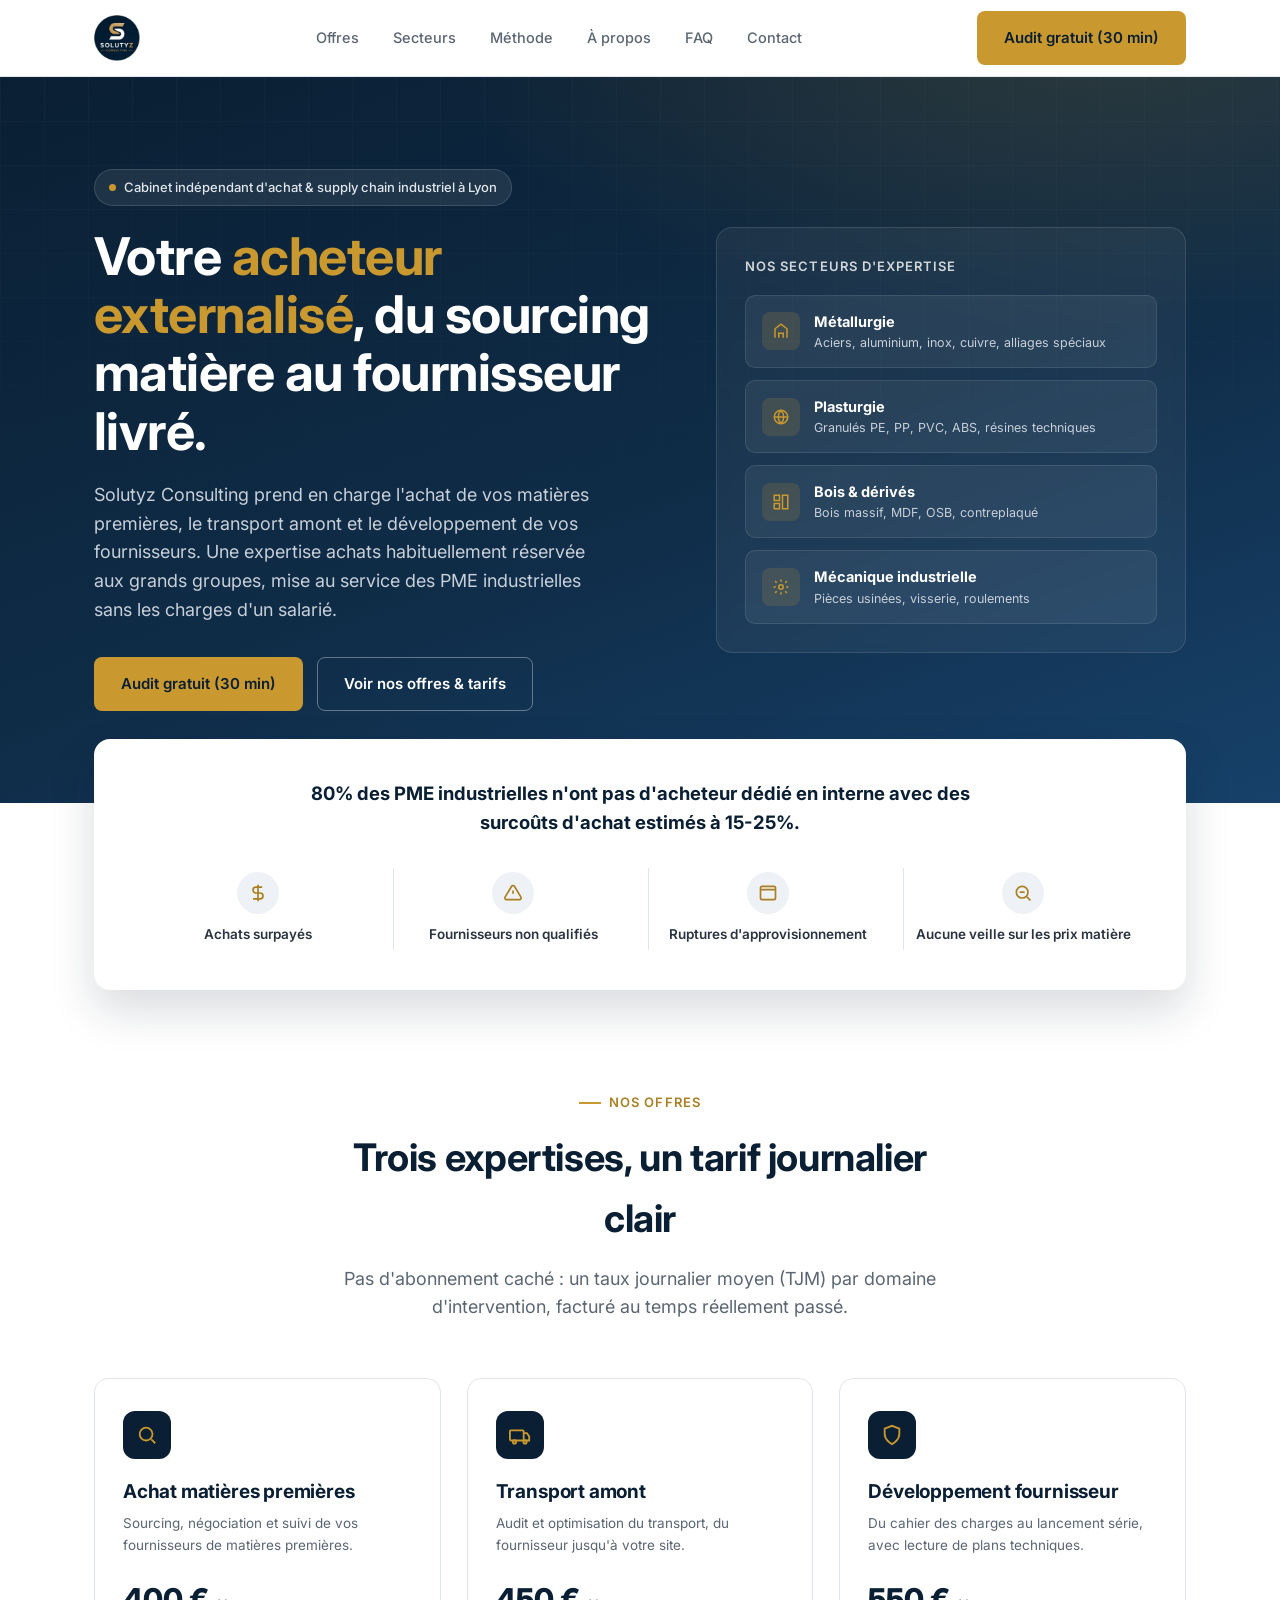
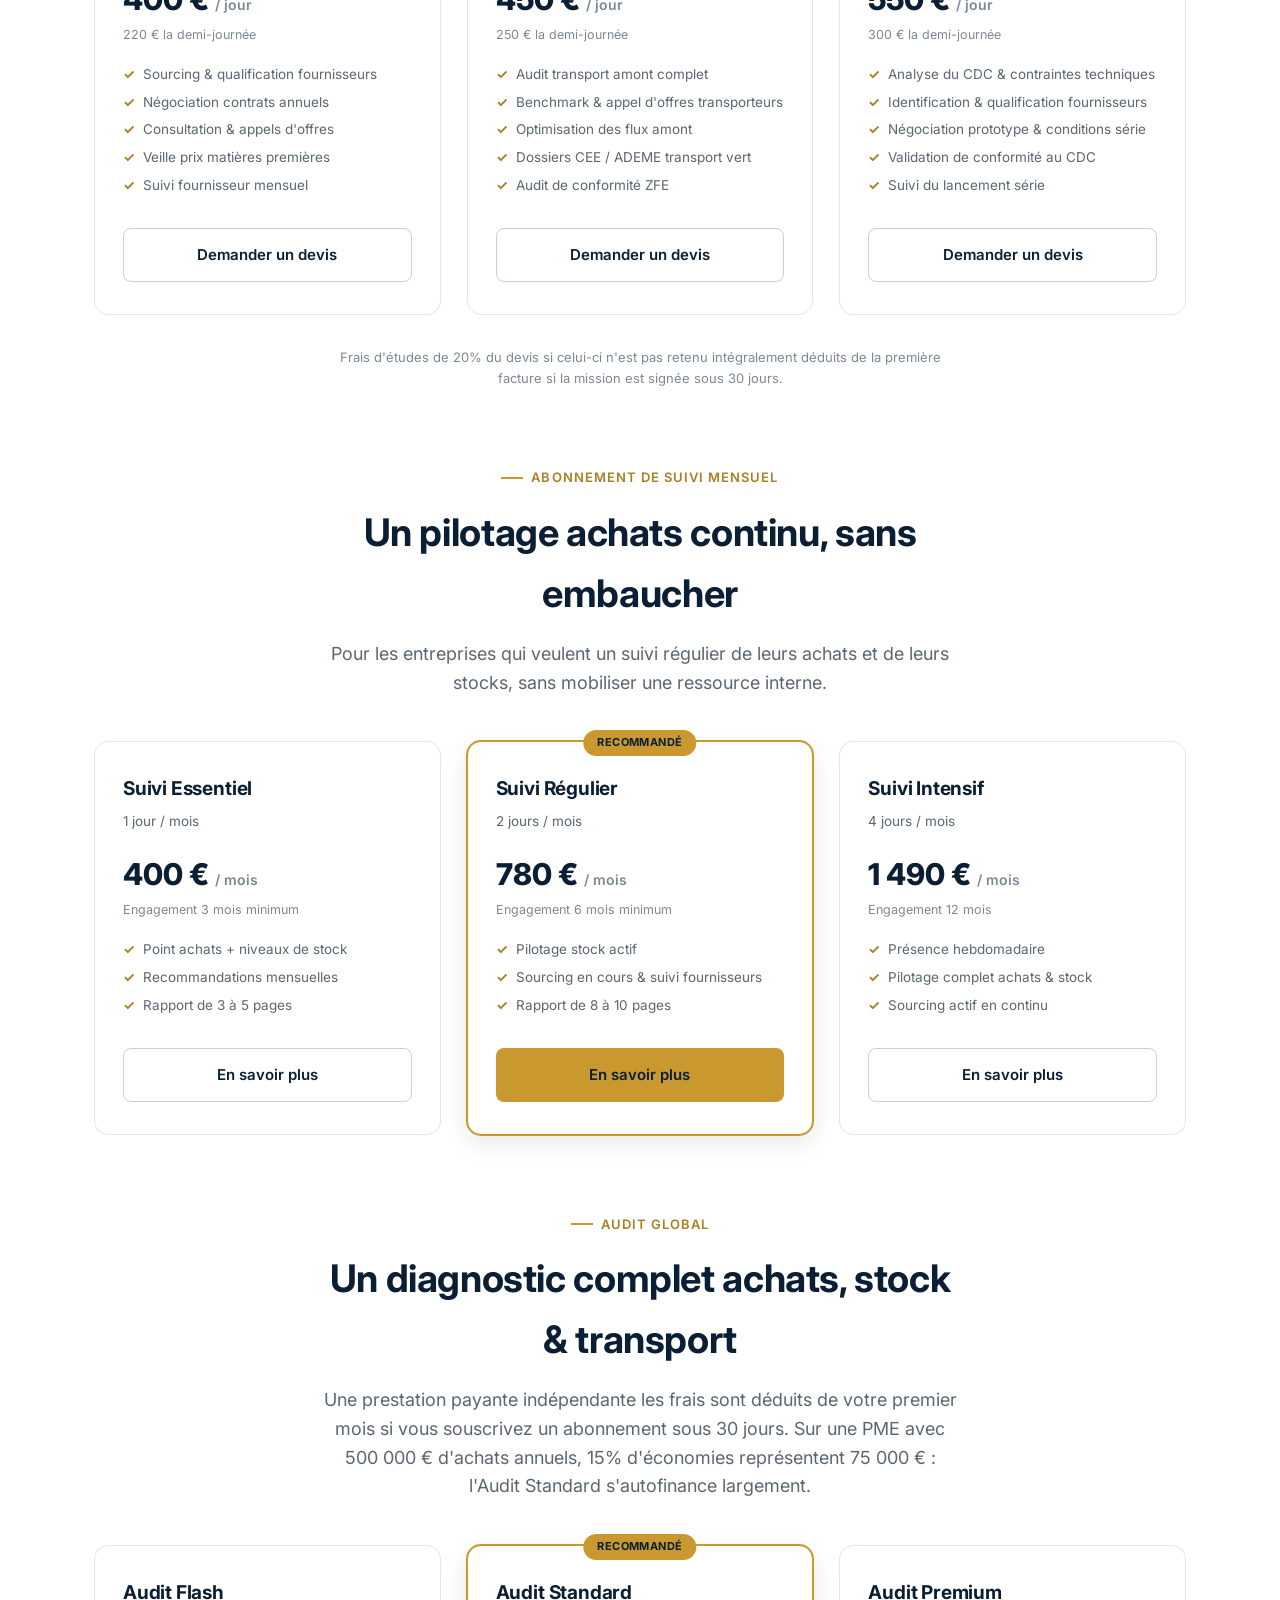
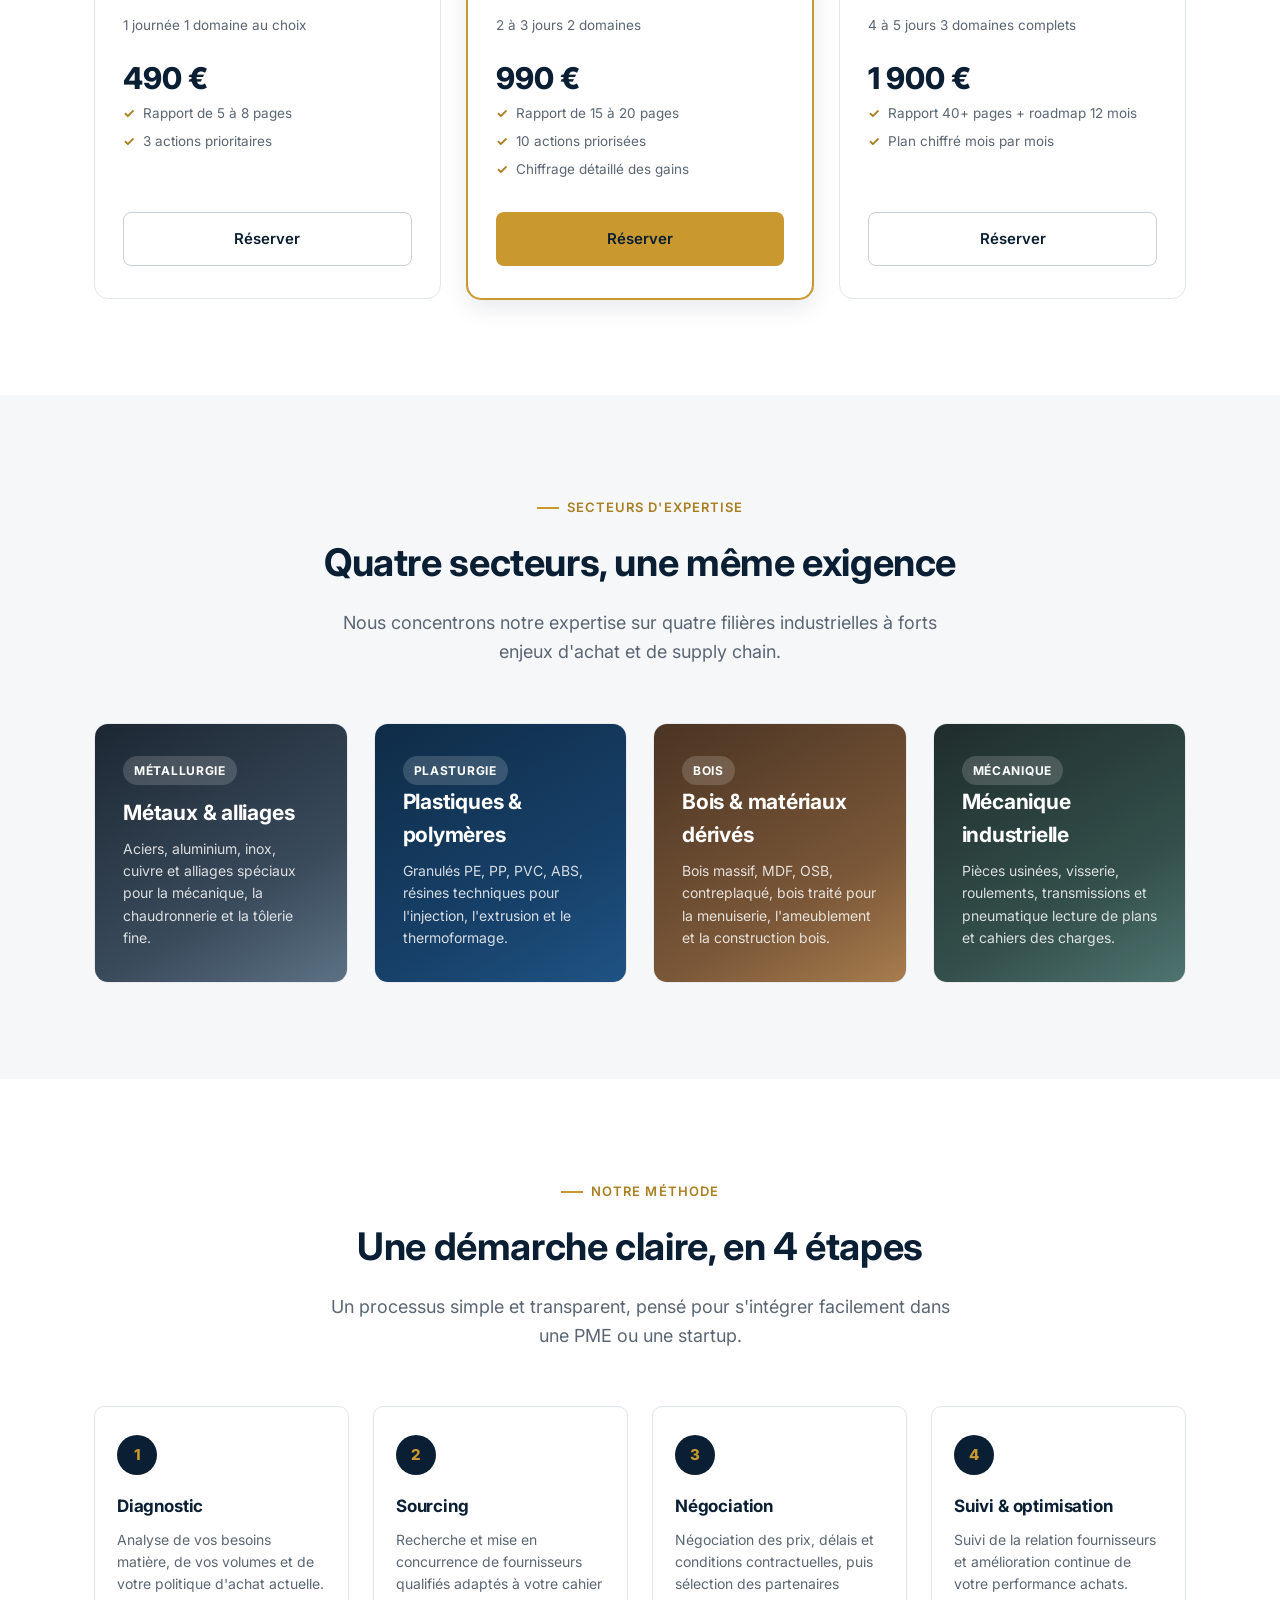
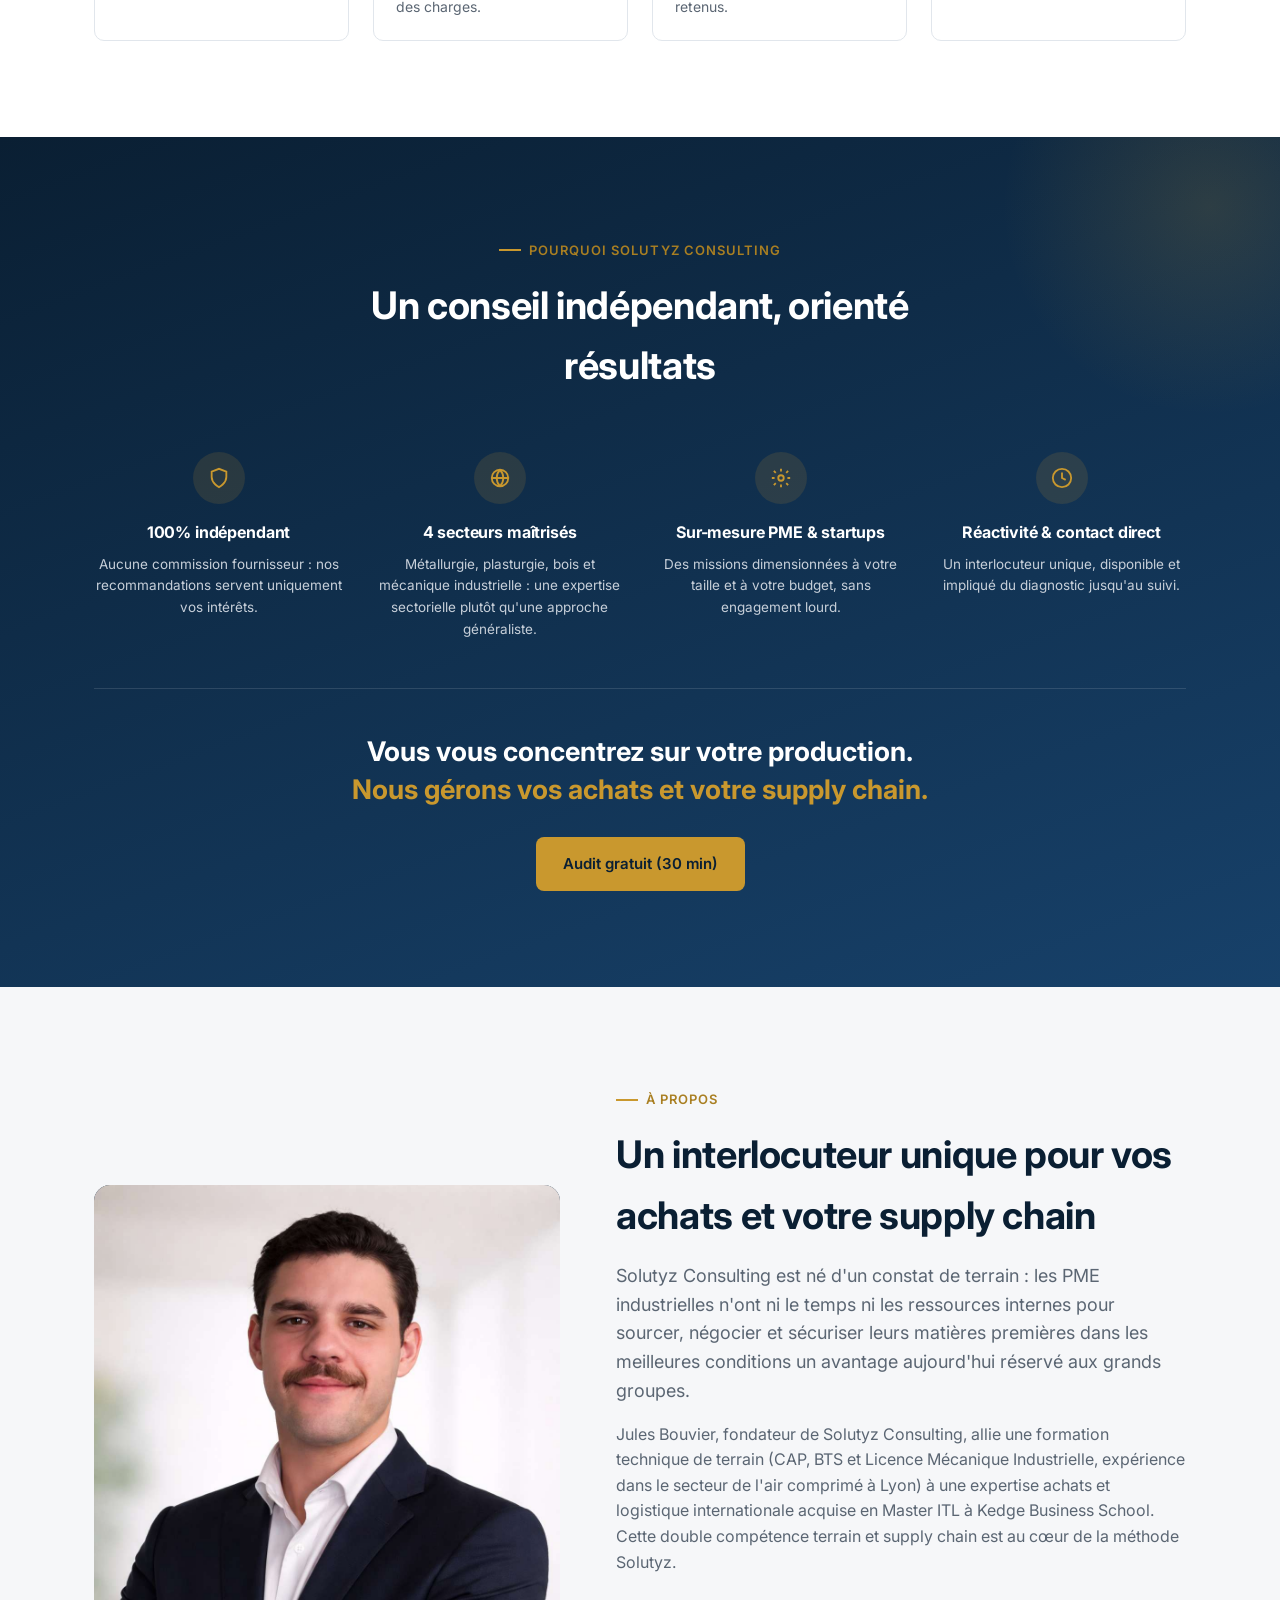
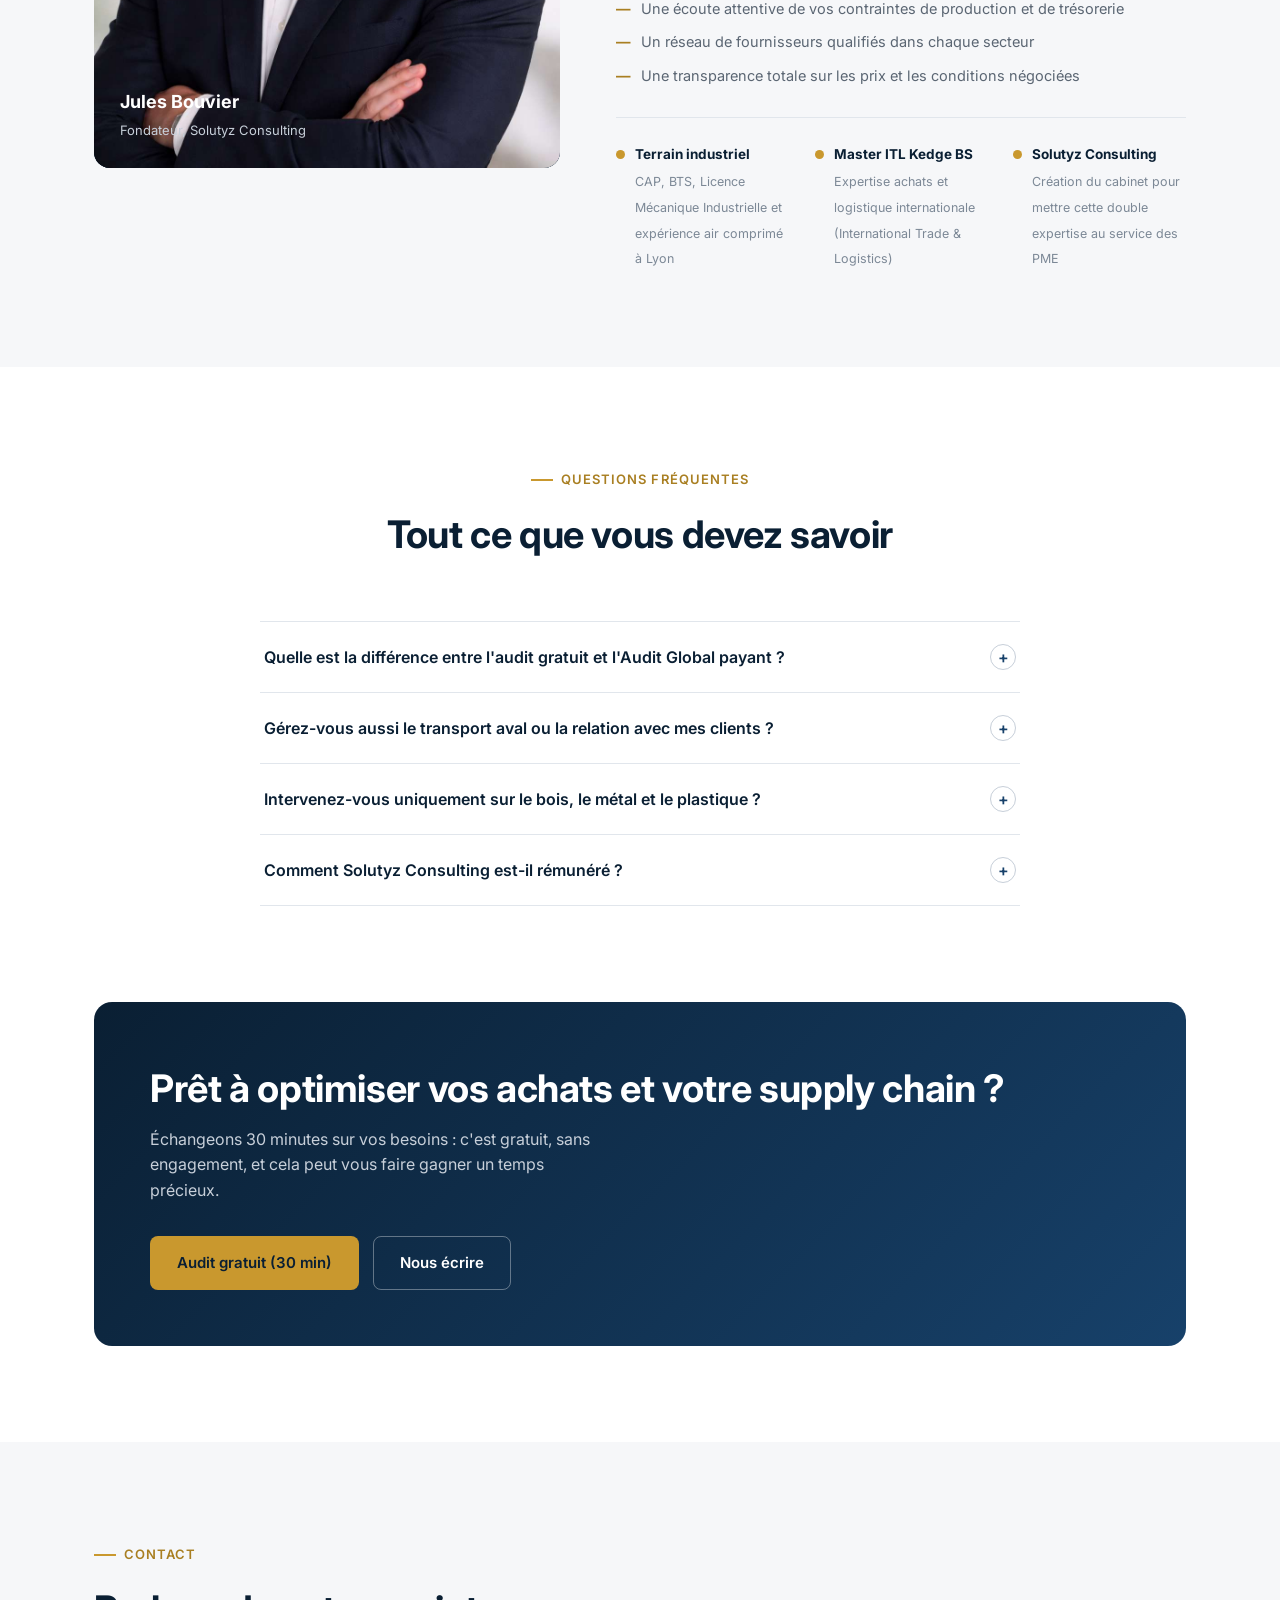
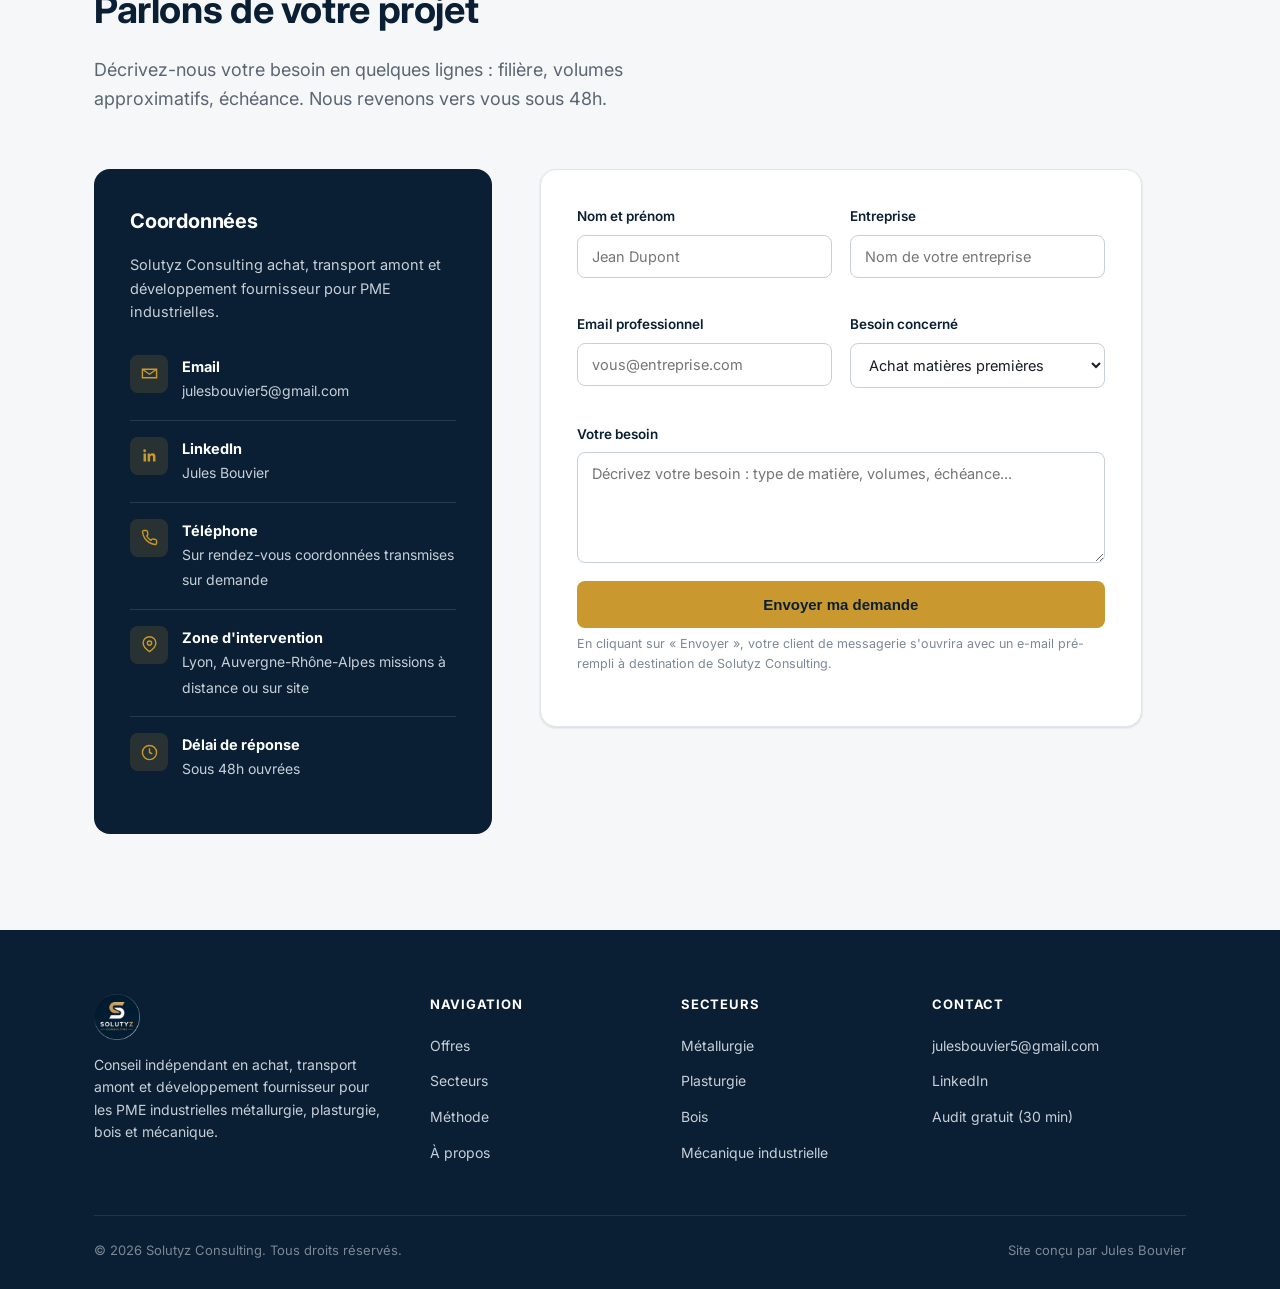
<file: index.html>
<!DOCTYPE html>
<html lang="fr">
<head>
<meta charset="UTF-8">
<meta name="viewport" content="width=device-width, initial-scale=1.0">
<title>Solutyz Consulting - Achat & Supply Chain industriel pour PME</title>
<meta name="description" content="Solutyz Consulting accompagne les PME industrielles dans l'achat de matières premières, le transport amont et le développement fournisseur bois, métallurgie, plasturgie et mécanique industrielle. Basé à Lyon, Auvergne-Rhône-Alpes.">
<meta name="theme-color" content="#0a1f33">

<!-- Open Graph -->
<meta property="og:type" content="website">
<meta property="og:title" content="Solutyz Consulting Achat & Supply Chain industriel">
<meta property="og:description" content="Achat de matières premières, transport amont et développement fournisseur pour PME industrielles Bois, Métallurgie, Plasturgie, Mécanique.">

<link rel="preconnect" href="https://fonts.googleapis.com">
<link rel="preconnect" href="https://fonts.gstatic.com" crossorigin>
<link href="https://fonts.googleapis.com/css2?family=Inter:wght@400;500;600;700;800&display=swap" rel="stylesheet">
<link rel="stylesheet" href="assets/css/styles.css">

<link rel="icon" type="image/png" href="assets/img/logo.png">
</head>
<body>

<!-- ==================== HEADER ==================== -->
<header class="site-header">
  <div class="container">
    <a href="#accueil" class="brand" aria-label="Solutyz Consulting — Accueil">
      <span class="brand-mark">
        <img src="assets/img/logo.png" alt="Solutyz Consulting" width="100" height="100">
      </span>
    </a>

    <nav class="nav-links" id="navLinks">
      <a href="#offres">Offres</a>
      <a href="#secteurs">Secteurs</a>
      <a href="#methode">Méthode</a>
      <a href="#apropos">À propos</a>
      <a href="#faq">FAQ</a>
      <a href="#contact">Contact</a>
    </nav>

    <div class="header-actions">
      <a href="#contact" class="btn btn-primary">Audit gratuit (30 min)</a>
      <button class="nav-toggle" id="navToggle" aria-label="Ouvrir le menu" aria-expanded="false">
        <span></span><span></span><span></span>
      </button>
    </div>
  </div>
</header>

<!-- ==================== HERO ==================== -->
<section class="hero" id="accueil">
  <div class="container">
    <div class="hero-content">
      <span class="hero-badge"><span class="dot"></span> Cabinet indépendant d'achat &amp; supply chain industriel à Lyon</span>
      <h1>Votre <span class="accent">acheteur externalisé</span>, du sourcing matière au fournisseur livré.</h1>
      <p class="lead">Solutyz Consulting prend en charge l'achat de vos matières premières, le transport amont et le développement de vos fournisseurs. Une expertise achats habituellement réservée aux grands groupes, mise au service des PME industrielles sans les charges d'un salarié.</p>
      <div class="hero-cta">
        <a href="#contact" class="btn btn-primary">Audit gratuit (30 min)</a>
        <a href="#offres" class="btn btn-outline">Voir nos offres &amp; tarifs</a>
      </div>
    </div>

    <div class="hero-visual">
      <h4>Nos secteurs d'expertise</h4>

      <div class="sector-chip">
        <span class="icon" aria-hidden="true">
          <svg width="18" height="18" viewBox="0 0 24 24" fill="none" stroke="currentColor" stroke-width="2"><path d="M4 21V9l8-6 8 6v12"/><path d="M9 21v-6h6v6"/></svg>
        </span>
        <span>
          <strong>Métallurgie</strong>
          <span>Aciers, aluminium, inox, cuivre, alliages spéciaux</span>
        </span>
      </div>

      <div class="sector-chip">
        <span class="icon" aria-hidden="true">
          <svg width="18" height="18" viewBox="0 0 24 24" fill="none" stroke="currentColor" stroke-width="2"><circle cx="12" cy="12" r="9"/><path d="M12 3a13 13 0 0 1 0 18M12 3a13 13 0 0 0 0 18M3 12h18"/></svg>
        </span>
        <span>
          <strong>Plasturgie</strong>
          <span>Granulés PE, PP, PVC, ABS, résines techniques</span>
        </span>
      </div>

      <div class="sector-chip">
        <span class="icon" aria-hidden="true">
          <svg width="18" height="18" viewBox="0 0 24 24" fill="none" stroke="currentColor" stroke-width="2"><path d="M3 3h7v7H3zM14 3h7v18h-7zM3 14h7v7H3z"/></svg>
        </span>
        <span>
          <strong>Bois &amp; dérivés</strong>
          <span>Bois massif, MDF, OSB, contreplaqué</span>
        </span>
      </div>

      <div class="sector-chip">
        <span class="icon" aria-hidden="true">
          <svg width="18" height="18" viewBox="0 0 24 24" fill="none" stroke="currentColor" stroke-width="2"><circle cx="12" cy="12" r="3"/><path d="M12 2v3M12 19v3M4.2 4.2l2.1 2.1M17.7 17.7l2.1 2.1M2 12h3M19 12h3M4.2 19.8l2.1-2.1M17.7 6.3l2.1-2.1"/></svg>
        </span>
        <span>
          <strong>Mécanique industrielle</strong>
          <span>Pièces usinées, visserie, roulements</span>
        </span>
      </div>
    </div>
  </div>
</section>

<!-- ==================== CONSTAT TERRAIN (chevauche le hero) ==================== -->
<section class="pain-points">
  <div class="container">
    <div class="pain-card reveal">
      <p class="pain-headline">80% des PME industrielles n'ont pas d'acheteur dédié en interne avec des surcoûts d'achat estimés à 15-25%.</p>
      <div class="pain-grid">
        <div class="pain-item">
          <span class="pain-icon"><svg width="20" height="20" viewBox="0 0 24 24" fill="none" stroke="currentColor" stroke-width="2"><path d="M12 2v20M17 5H9.5a3.5 3.5 0 0 0 0 7h5a3.5 3.5 0 0 1 0 7H6"/></svg></span>
          <span>Achats surpayés</span>
        </div>
        <div class="pain-item">
          <span class="pain-icon"><svg width="20" height="20" viewBox="0 0 24 24" fill="none" stroke="currentColor" stroke-width="2"><path d="M12 9v4M12 17h.01"/><path d="M10.3 3.9L2.5 17a2 2 0 0 0 1.7 3h15.6a2 2 0 0 0 1.7-3L13.7 3.9a2 2 0 0 0-3.4 0z"/></svg></span>
          <span>Fournisseurs non qualifiés</span>
        </div>
        <div class="pain-item">
          <span class="pain-icon"><svg width="20" height="20" viewBox="0 0 24 24" fill="none" stroke="currentColor" stroke-width="2"><path d="M21 8V6a2 2 0 0 0-2-2H5a2 2 0 0 0-2 2v2M3 8v10a2 2 0 0 0 2 2h14a2 2 0 0 0 2-2V8M3 8h18M8 12h.01M8 16h.01"/></svg></span>
          <span>Ruptures d'approvisionnement</span>
        </div>
        <div class="pain-item">
          <span class="pain-icon"><svg width="20" height="20" viewBox="0 0 24 24" fill="none" stroke="currentColor" stroke-width="2"><circle cx="11" cy="11" r="7"/><path d="M21 21l-4.3-4.3"/><path d="M8 11h6"/></svg></span>
          <span>Aucune veille sur les prix matière</span>
        </div>
      </div>
    </div>
  </div>
</section>

<!-- ==================== OFFRES & TARIFS ==================== -->
<section class="section" id="offres">
  <div class="container">
    <div class="section-head center reveal">
      <div class="eyebrow" style="justify-content:center">Nos offres</div>
      <h2>Trois expertises, un tarif journalier clair</h2>
      <p class="lead">Pas d'abonnement caché : un taux journalier moyen (TJM) par domaine d'intervention, facturé au temps réellement passé.</p>
    </div>

    <div class="grid grid-3 pricing-grid">
      <div class="pricing-card reveal">
        <div class="p-icon"><svg width="22" height="22" viewBox="0 0 24 24" fill="none" stroke="currentColor" stroke-width="2"><circle cx="11" cy="11" r="7"/><path d="M21 21l-4.3-4.3"/></svg></div>
        <h3>Achat matières premières</h3>
        <p class="p-desc">Sourcing, négociation et suivi de vos fournisseurs de matières premières.</p>
        <div class="p-price">400 € <span>/ jour</span></div>
        <div class="p-half">220 € la demi-journée</div>
        <ul class="p-features">
          <li>Sourcing &amp; qualification fournisseurs</li>
          <li>Négociation contrats annuels</li>
          <li>Consultation &amp; appels d'offres</li>
          <li>Veille prix matières premières</li>
          <li>Suivi fournisseur mensuel</li>
        </ul>
        <a href="#contact" class="btn btn-outline-dark btn-block">Demander un devis</a>
      </div>

      <div class="pricing-card reveal">
        <div class="p-icon"><svg width="22" height="22" viewBox="0 0 24 24" fill="none" stroke="currentColor" stroke-width="2"><rect x="1" y="7" width="15" height="11" rx="1"/><path d="M16 10h3.5L22 13.5V18h-6"/><circle cx="6" cy="19.5" r="1.8"/><circle cx="17.5" cy="19.5" r="1.8"/></svg></div>
        <h3>Transport amont</h3>
        <p class="p-desc">Audit et optimisation du transport, du fournisseur jusqu'à votre site.</p>
        <div class="p-price">450 € <span>/ jour</span></div>
        <div class="p-half">250 € la demi-journée</div>
        <ul class="p-features">
          <li>Audit transport amont complet</li>
          <li>Benchmark &amp; appel d'offres transporteurs</li>
          <li>Optimisation des flux amont</li>
          <li>Dossiers CEE / ADEME transport vert</li>
          <li>Audit de conformité ZFE</li>
        </ul>
        <a href="#contact" class="btn btn-outline-dark btn-block">Demander un devis</a>
      </div>

      <div class="pricing-card reveal">
        <div class="p-icon"><svg width="22" height="22" viewBox="0 0 24 24" fill="none" stroke="currentColor" stroke-width="2"><path d="M12 22s8-4 8-11V5l-8-3-8 3v6c0 7 8 11 8 11z"/></svg></div>
        <h3>Développement fournisseur</h3>
        <p class="p-desc">Du cahier des charges au lancement série, avec lecture de plans techniques.</p>
        <div class="p-price">550 € <span>/ jour</span></div>
        <div class="p-half">300 € la demi-journée</div>
        <ul class="p-features">
          <li>Analyse du CDC &amp; contraintes techniques</li>
          <li>Identification &amp; qualification fournisseurs</li>
          <li>Négociation prototype &amp; conditions série</li>
          <li>Validation de conformité au CDC</li>
          <li>Suivi du lancement série</li>
        </ul>
        <a href="#contact" class="btn btn-outline-dark btn-block">Demander un devis</a>
      </div>
    </div>

    <p class="pricing-note">Frais d'études de 20% du devis si celui-ci n'est pas retenu intégralement déduits de la première facture si la mission est signée sous 30 jours.</p>

    <!-- Abonnements de suivi -->
    <div class="pricing-subgroup">
      <div class="section-head center reveal subgroup-head">
        <div class="eyebrow" style="justify-content:center">Abonnement de suivi mensuel</div>
        <h2>Un pilotage achats continu, sans embaucher</h2>
        <p class="lead">Pour les entreprises qui veulent un suivi régulier de leurs achats et de leurs stocks, sans mobiliser une ressource interne.</p>
      </div>

      <div class="grid grid-3 pricing-grid">
        <div class="pricing-card reveal">
          <h3>Suivi Essentiel</h3>
          <p class="p-desc">1 jour / mois</p>
          <div class="p-price">400 € <span>/ mois</span></div>
          <div class="p-half">Engagement 3 mois minimum</div>
          <ul class="p-features">
            <li>Point achats + niveaux de stock</li>
            <li>Recommandations mensuelles</li>
            <li>Rapport de 3 à 5 pages</li>
          </ul>
          <a href="#contact" class="btn btn-outline-dark btn-block">En savoir plus</a>
        </div>

        <div class="pricing-card featured reveal">
          <h3>Suivi Régulier</h3>
          <p class="p-desc">2 jours / mois</p>
          <div class="p-price">780 € <span>/ mois</span></div>
          <div class="p-half">Engagement 6 mois minimum</div>
          <ul class="p-features">
            <li>Pilotage stock actif</li>
            <li>Sourcing en cours &amp; suivi fournisseurs</li>
            <li>Rapport de 8 à 10 pages</li>
          </ul>
          <a href="#contact" class="btn btn-primary btn-block">En savoir plus</a>
        </div>

        <div class="pricing-card reveal">
          <h3>Suivi Intensif</h3>
          <p class="p-desc">4 jours / mois</p>
          <div class="p-price">1 490 € <span>/ mois</span></div>
          <div class="p-half">Engagement 12 mois</div>
          <ul class="p-features">
            <li>Présence hebdomadaire</li>
            <li>Pilotage complet achats &amp; stock</li>
            <li>Sourcing actif en continu</li>
          </ul>
          <a href="#contact" class="btn btn-outline-dark btn-block">En savoir plus</a>
        </div>
      </div>
    </div>

    <!-- Audit global -->
    <div class="pricing-subgroup">
      <div class="section-head center reveal subgroup-head">
        <div class="eyebrow" style="justify-content:center">Audit Global</div>
        <h2>Un diagnostic complet achats, stock &amp; transport</h2>
        <p class="lead">Une prestation payante indépendante les frais sont déduits de votre premier mois si vous souscrivez un abonnement sous 30 jours. Sur une PME avec 500&nbsp;000&nbsp;€ d'achats annuels, 15% d'économies représentent 75&nbsp;000&nbsp;€ : l'Audit Standard s'autofinance largement.</p>
      </div>

      <div class="grid grid-3 pricing-grid">
        <div class="pricing-card reveal">
          <h3>Audit Flash</h3>
          <p class="p-desc">1 journée 1 domaine au choix</p>
          <div class="p-price">490 €</div>
          <ul class="p-features">
            <li>Rapport de 5 à 8 pages</li>
            <li>3 actions prioritaires</li>
          </ul>
          <a href="#contact" class="btn btn-outline-dark btn-block">Réserver</a>
        </div>

        <div class="pricing-card featured reveal">
          <h3>Audit Standard</h3>
          <p class="p-desc">2 à 3 jours 2 domaines</p>
          <div class="p-price">990 €</div>
          <ul class="p-features">
            <li>Rapport de 15 à 20 pages</li>
            <li>10 actions priorisées</li>
            <li>Chiffrage détaillé des gains</li>
          </ul>
          <a href="#contact" class="btn btn-primary btn-block">Réserver</a>
        </div>

        <div class="pricing-card reveal">
          <h3>Audit Premium</h3>
          <p class="p-desc">4 à 5 jours 3 domaines complets</p>
          <div class="p-price">1 900 €</div>
          <ul class="p-features">
            <li>Rapport 40+ pages + roadmap 12 mois</li>
            <li>Plan chiffré mois par mois</li>
          </ul>
          <a href="#contact" class="btn btn-outline-dark btn-block">Réserver</a>
        </div>
      </div>
    </div>
  </div>
</section>

<!-- ==================== SECTEURS ==================== -->
<section class="section section-alt" id="secteurs">
  <div class="container">
    <div class="section-head center reveal">
      <div class="eyebrow" style="justify-content:center">Secteurs d'expertise</div>
      <h2>Quatre secteurs, une même exigence</h2>
      <p class="lead">Nous concentrons notre expertise sur quatre filières industrielles à forts enjeux d'achat et de supply chain.</p>
    </div>

    <div class="grid grid-4">
      <div class="sector-card metal reveal">
        <span class="tag">Métallurgie</span>
        <h3>Métaux &amp; alliages</h3>
        <p>Aciers, aluminium, inox, cuivre et alliages spéciaux pour la mécanique, la chaudronnerie et la tôlerie fine.</p>
      </div>

      <div class="sector-card plastique reveal">
        <span class="tag">Plasturgie</span>
        <h3>Plastiques &amp; polymères</h3>
        <p>Granulés PE, PP, PVC, ABS, résines techniques pour l'injection, l'extrusion et le thermoformage.</p>
      </div>

      <div class="sector-card bois reveal">
        <span class="tag">Bois</span>
        <h3>Bois &amp; matériaux dérivés</h3>
        <p>Bois massif, MDF, OSB, contreplaqué, bois traité pour la menuiserie, l'ameublement et la construction bois.</p>
      </div>

      <div class="sector-card mecanique reveal">
        <span class="tag">Mécanique</span>
        <h3>Mécanique industrielle</h3>
        <p>Pièces usinées, visserie, roulements, transmissions et pneumatique lecture de plans et cahiers des charges.</p>
      </div>
    </div>
  </div>
</section>

<!-- ==================== MÉTHODE ==================== -->
<section class="section" id="methode">
  <div class="container">
    <div class="section-head center reveal">
      <div class="eyebrow" style="justify-content:center">Notre méthode</div>
      <h2>Une démarche claire, en 4 étapes</h2>
      <p class="lead">Un processus simple et transparent, pensé pour s'intégrer facilement dans une PME ou une startup.</p>
    </div>

    <div class="process">
      <div class="process-step reveal">
        <div class="step-num">1</div>
        <h3>Diagnostic</h3>
        <p>Analyse de vos besoins matière, de vos volumes et de votre politique d'achat actuelle.</p>
      </div>
      <div class="process-step reveal">
        <div class="step-num">2</div>
        <h3>Sourcing</h3>
        <p>Recherche et mise en concurrence de fournisseurs qualifiés adaptés à votre cahier des charges.</p>
      </div>
      <div class="process-step reveal">
        <div class="step-num">3</div>
        <h3>Négociation</h3>
        <p>Négociation des prix, délais et conditions contractuelles, puis sélection des partenaires retenus.</p>
      </div>
      <div class="process-step reveal">
        <div class="step-num">4</div>
        <h3>Suivi &amp; optimisation</h3>
        <p>Suivi de la relation fournisseurs et amélioration continue de votre performance achats.</p>
      </div>
    </div>
  </div>
</section>

<!-- ==================== POURQUOI SOLUTYZ ==================== -->
<section class="why-band">
  <div class="container">
    <div class="section-head center reveal" style="max-width:640px;">
      <div class="eyebrow" style="justify-content:center">Pourquoi Solutyz Consulting</div>
      <h2 style="color:#fff;">Un conseil indépendant, orienté résultats</h2>
    </div>

    <div class="why-grid reveal">
      <div class="why-item">
        <span class="why-icon"><svg width="22" height="22" viewBox="0 0 24 24" fill="none" stroke="currentColor" stroke-width="2"><path d="M12 22s8-4 8-11V5l-8-3-8 3v6c0 7 8 11 8 11z"/></svg></span>
        <h4>100% indépendant</h4>
        <p>Aucune commission fournisseur : nos recommandations servent uniquement vos intérêts.</p>
      </div>
      <div class="why-item">
        <span class="why-icon"><svg width="22" height="22" viewBox="0 0 24 24" fill="none" stroke="currentColor" stroke-width="2"><circle cx="12" cy="12" r="9"/><path d="M12 3a13 13 0 0 1 0 18M12 3a13 13 0 0 0 0 18M3 12h18"/></svg></span>
        <h4>4 secteurs maîtrisés</h4>
        <p>Métallurgie, plasturgie, bois et mécanique industrielle : une expertise sectorielle plutôt qu'une approche généraliste.</p>
      </div>
      <div class="why-item">
        <span class="why-icon"><svg width="22" height="22" viewBox="0 0 24 24" fill="none" stroke="currentColor" stroke-width="2"><circle cx="12" cy="12" r="3"/><path d="M12 2v3M12 19v3M4.2 4.2l2.1 2.1M17.7 17.7l2.1 2.1M2 12h3M19 12h3M4.2 19.8l2.1-2.1M17.7 6.3l2.1-2.1"/></svg></span>
        <h4>Sur-mesure PME &amp; startups</h4>
        <p>Des missions dimensionnées à votre taille et à votre budget, sans engagement lourd.</p>
      </div>
      <div class="why-item">
        <span class="why-icon"><svg width="22" height="22" viewBox="0 0 24 24" fill="none" stroke="currentColor" stroke-width="2"><circle cx="12" cy="12" r="10"/><path d="M12 6v6l4 2"/></svg></span>
        <h4>Réactivité &amp; contact direct</h4>
        <p>Un interlocuteur unique, disponible et impliqué du diagnostic jusqu'au suivi.</p>
      </div>
    </div>

    <div class="why-tagline reveal">
      <p>Vous vous concentrez sur votre production.<br><span class="accent">Nous gérons vos achats et votre supply chain.</span></p>
      <a href="#contact" class="btn btn-primary">Audit gratuit (30 min)</a>
    </div>
  </div>
</section>

<!-- ==================== À PROPOS ==================== -->
<section class="section section-alt" id="apropos">
  <div class="container">
    <div class="about-wrap">
      <div class="about-photo reveal">
        <img src="assets/img/founder.jpg" alt="Jules Bouvier, fondateur de Solutyz Consulting">
        <div class="caption">
          <strong>Jules Bouvier</strong>
          <span>Fondateur, Solutyz Consulting</span>
        </div>
      </div>

      <div class="reveal">
        <div class="eyebrow">À propos</div>
        <h2>Un interlocuteur unique pour vos achats et votre supply chain</h2>
        <p class="lead">Solutyz Consulting est né d'un constat de terrain : les PME industrielles n'ont ni le temps ni les ressources internes pour sourcer, négocier et sécuriser leurs matières premières dans les meilleures conditions un avantage aujourd'hui réservé aux grands groupes.</p>
        <p>Jules Bouvier, fondateur de Solutyz Consulting, allie une formation technique de terrain (CAP, BTS et Licence Mécanique Industrielle, expérience dans le secteur de l'air comprimé à Lyon) à une expertise achats et logistique internationale acquise en Master ITL à Kedge Business School. Cette double compétence terrain et supply chain est au cœur de la méthode Solutyz.</p>
        <ul class="about-quote-list">
          <li>Une écoute attentive de vos contraintes de production et de trésorerie</li>
          <li>Un réseau de fournisseurs qualifiés dans chaque secteur</li>
          <li>Une transparence totale sur les prix et les conditions négociées</li>
        </ul>

        <div class="mini-timeline">
          <div class="mini-step">
            <span class="dot"></span>
            <div><strong>Terrain industriel</strong><span>CAP, BTS, Licence Mécanique Industrielle et expérience air comprimé à Lyon</span></div>
          </div>
          <div class="mini-step">
            <span class="dot"></span>
            <div><strong>Master ITL Kedge BS</strong><span>Expertise achats et logistique internationale (International Trade &amp; Logistics)</span></div>
          </div>
          <div class="mini-step">
            <span class="dot"></span>
            <div><strong>Solutyz Consulting</strong><span>Création du cabinet pour mettre cette double expertise au service des PME</span></div>
          </div>
        </div>
      </div>
    </div>
  </div>
</section>

<!-- ==================== FAQ ==================== -->
<section class="section" id="faq">
  <div class="container">
    <div class="section-head center reveal">
      <div class="eyebrow" style="justify-content:center">Questions fréquentes</div>
      <h2>Tout ce que vous devez savoir</h2>
    </div>

    <div style="max-width:760px;margin:0 auto;">
      <div class="faq-item reveal">
        <button class="faq-question">Quelle est la différence entre l'audit gratuit et l'Audit Global payant ?
          <span class="plus">+</span>
        </button>
        <div class="faq-answer"><p>L'audit gratuit est un échange de 30 minutes pour comprendre votre besoin et identifier vos principaux leviers, sans engagement. L'Audit Global (490 à 1 900 €) est un diagnostic approfondi et documenté de vos achats, stocks et transport amont, avec un rapport détaillé et une roadmap chiffrée ses frais sont déduits de votre première facture si vous signez une mission sous 30 jours.</p></div>
      </div>
      <div class="faq-item reveal">
        <button class="faq-question">Gérez-vous aussi le transport aval ou la relation avec mes clients ?
          <span class="plus">+</span>
        </button>
        <div class="faq-answer"><p>Non. Notre périmètre s'arrête au transport amont, du fournisseur jusqu'à votre site. La relation avec vos clients, le transport aval, la facturation et le SAV client final restent entièrement de votre ressort c'est votre valeur ajoutée.</p></div>
      </div>
      <div class="faq-item reveal">
        <button class="faq-question">Intervenez-vous uniquement sur le bois, le métal et le plastique ?
          <span class="plus">+</span>
        </button>
        <div class="faq-answer"><p>Ce sont trois de nos quatre secteurs de prédilection, aux côtés de la mécanique industrielle. Parlons de votre besoin : d'autres matières premières industrielles peuvent être étudiées au cas par cas.</p></div>
      </div>
      <div class="faq-item reveal">
        <button class="faq-question">Comment Solutyz Consulting est-il rémunéré ?
          <span class="plus">+</span>
        </button>
        <div class="faq-answer"><p>Au taux journalier moyen selon le domaine (400 à 550 €/jour), en abonnement de suivi mensuel, ou via l'Audit Global jamais par commission fournisseur, pour garantir des recommandations 100% indépendantes.</p></div>
      </div>
    </div>
  </div>
</section>

<!-- ==================== CTA BAND ==================== -->
<section class="section" style="padding-top:0;">
  <div class="container">
    <div class="cta-band reveal">
      <div>
        <h2>Prêt à optimiser vos achats et votre supply chain ?</h2>
        <p>Échangeons 30 minutes sur vos besoins : c'est gratuit, sans engagement, et cela peut vous faire gagner un temps précieux.</p>
      </div>
      <div class="cta-band-actions">
        <a href="#contact" class="btn btn-primary">Audit gratuit (30 min)</a>
        <a href="mailto:julesbouvier5@gmail.com" class="btn btn-outline">Nous écrire</a>
      </div>
    </div>
  </div>
</section>

<!-- ==================== CONTACT ==================== -->
<section class="section section-alt" id="contact">
  <div class="container">
    <div class="section-head reveal">
      <div class="eyebrow">Contact</div>
      <h2>Parlons de votre projet</h2>
      <p class="lead">Décrivez-nous votre besoin en quelques lignes : filière, volumes approximatifs, échéance. Nous revenons vers vous sous 48h.</p>
    </div>

    <div class="contact-wrap">
      <div class="contact-info-card reveal">
        <h3>Coordonnées</h3>
        <p>Solutyz Consulting achat, transport amont et développement fournisseur pour PME industrielles.</p>

        <div class="contact-row">
          <span class="icon"><svg width="17" height="17" viewBox="0 0 24 24" fill="none" stroke="currentColor" stroke-width="2"><path d="M4 4h16v16H4z" opacity="0"/><path d="M22 6l-10 7L2 6"/><path d="M2 6h20v12H2z"/></svg></span>
          <div>
            <strong>Email</strong>
            <a href="mailto:julesbouvier5@gmail.com">julesbouvier5@gmail.com</a>
          </div>
        </div>

        <div class="contact-row">
          <span class="icon"><svg width="17" height="17" viewBox="0 0 24 24" fill="currentColor" stroke="none"><path d="M20.45 20.45h-3.56v-5.57c0-1.33-.02-3.03-1.85-3.03-1.85 0-2.14 1.45-2.14 2.94v5.66H9.34V9h3.41v1.56h.05c.48-.9 1.64-1.85 3.37-1.85 3.6 0 4.27 2.37 4.27 5.46v6.28zM5.34 7.43a2.07 2.07 0 1 1 0-4.13 2.07 2.07 0 0 1 0 4.13zM7.12 20.45H3.56V9h3.56v11.45z"/></svg></span>
          <div>
            <strong>LinkedIn</strong>
            <a href="https://www.linkedin.com/in/jules-bouvier-32592b1b7/" target="_blank" rel="noopener">Jules Bouvier</a>
          </div>
        </div>

        <div class="contact-row">
          <span class="icon"><svg width="17" height="17" viewBox="0 0 24 24" fill="none" stroke="currentColor" stroke-width="2"><path d="M22 16.9v3a2 2 0 0 1-2.2 2 19.8 19.8 0 0 1-8.6-3 19.5 19.5 0 0 1-6-6 19.8 19.8 0 0 1-3-8.7A2 2 0 0 1 4.1 2h3a2 2 0 0 1 2 1.7c.1.9.3 1.8.6 2.7a2 2 0 0 1-.4 2.1L8 9.9a16 16 0 0 0 6 6l1.4-1.4a2 2 0 0 1 2.1-.4c.9.3 1.8.5 2.7.6a2 2 0 0 1 1.8 2z"/></svg></span>
          <div>
            <strong>Téléphone</strong>
            <span>Sur rendez-vous coordonnées transmises sur demande</span>
          </div>
        </div>

        <div class="contact-row">
          <span class="icon"><svg width="17" height="17" viewBox="0 0 24 24" fill="none" stroke="currentColor" stroke-width="2"><path d="M21 10c0 6-9 12-9 12s-9-6-9-12a9 9 0 0 1 18 0z"/><circle cx="12" cy="10" r="3"/></svg></span>
          <div>
            <strong>Zone d'intervention</strong>
            <span>Lyon, Auvergne-Rhône-Alpes missions à distance ou sur site</span>
          </div>
        </div>

        <div class="contact-row">
          <span class="icon"><svg width="17" height="17" viewBox="0 0 24 24" fill="none" stroke="currentColor" stroke-width="2"><circle cx="12" cy="12" r="10"/><path d="M12 6v6l4 2"/></svg></span>
          <div>
            <strong>Délai de réponse</strong>
            <span>Sous 48h ouvrées</span>
          </div>
        </div>
      </div>

      <div class="form-card reveal">
        <div class="form-success" id="formSuccess">Merci ! Votre messagerie va s'ouvrir avec votre demande pré-remplie : il ne vous reste qu'à l'envoyer.</div>
        <form id="contactForm">
          <div class="form-grid">
            <div class="form-field">
              <label for="name">Nom et prénom</label>
              <input type="text" id="name" name="name" required placeholder="Jean Dupont">
            </div>
            <div class="form-field">
              <label for="company">Entreprise</label>
              <input type="text" id="company" name="company" placeholder="Nom de votre entreprise">
            </div>
            <div class="form-field">
              <label for="email">Email professionnel</label>
              <input type="email" id="email" name="email" required placeholder="vous@entreprise.com">
            </div>
            <div class="form-field">
              <label for="sector">Besoin concerné</label>
              <select id="sector" name="sector">
                <option value="Achat matières premières">Achat matières premières</option>
                <option value="Transport amont">Transport amont</option>
                <option value="Développement fournisseur">Développement fournisseur</option>
                <option value="Abonnement de suivi">Abonnement de suivi</option>
                <option value="Audit Global">Audit Global</option>
                <option value="Autre">Autre / je ne sais pas encore</option>
              </select>
            </div>
            <div class="form-field full">
              <label for="message">Votre besoin</label>
              <textarea id="message" name="message" rows="5" required placeholder="Décrivez votre besoin : type de matière, volumes, échéance..."></textarea>
            </div>
          </div>
          <button type="submit" class="btn btn-primary btn-block">Envoyer ma demande</button>
          <p class="form-note">En cliquant sur « Envoyer », votre client de messagerie s'ouvrira avec un e-mail pré-rempli à destination de Solutyz Consulting.</p>
        </form>
      </div>
    </div>
  </div>
</section>

<!-- ==================== FOOTER ==================== -->
<footer class="site-footer">
  <div class="container">
    <div class="footer-grid">
      <div class="footer-brand">
        <a href="#accueil" class="brand" style="margin-bottom:14px;" aria-label="Solutyz Consulting — Accueil">
          <span class="brand-mark">
            <img src="assets/img/logo.png" alt="Solutyz Consulting" width="100" height="100">
          </span>
        </a>
        <p>Conseil indépendant en achat, transport amont et développement fournisseur pour les PME industrielles métallurgie, plasturgie, bois et mécanique.</p>
      </div>

      <div>
        <h4>Navigation</h4>
        <ul>
          <li><a href="#offres">Offres</a></li>
          <li><a href="#secteurs">Secteurs</a></li>
          <li><a href="#methode">Méthode</a></li>
          <li><a href="#apropos">À propos</a></li>
        </ul>
      </div>

      <div>
        <h4>Secteurs</h4>
        <ul>
          <li><a href="#secteurs">Métallurgie</a></li>
          <li><a href="#secteurs">Plasturgie</a></li>
          <li><a href="#secteurs">Bois</a></li>
          <li><a href="#secteurs">Mécanique industrielle</a></li>
        </ul>
      </div>

      <div>
        <h4>Contact</h4>
        <ul>
          <li><a href="mailto:julesbouvier5@gmail.com">julesbouvier5@gmail.com</a></li>
          <li><a href="https://www.linkedin.com/in/jules-bouvier-32592b1b7/" target="_blank" rel="noopener">LinkedIn</a></li>
          <li><a href="#contact">Audit gratuit (30 min)</a></li>
        </ul>
      </div>
    </div>

    <div class="footer-bottom">
      <span>© <span id="year"></span> Solutyz Consulting. Tous droits réservés.</span>
      <span>Site conçu par Jules Bouvier</span>
    </div>
  </div>
</footer>

<button class="back-to-top" id="backToTop" aria-label="Retour en haut">
  <svg width="18" height="18" viewBox="0 0 24 24" fill="none" stroke="currentColor" stroke-width="2.5"><path d="M12 19V5M5 12l7-7 7 7"/></svg>
</button>

<script src="assets/js/main.js"></script>
</body>
</html>
</file>
<file: assets/css/styles.css>
/* ==========================================================================
   Solutyz Consulting — feuille de style principale
   ========================================================================== */

:root {
  /* Palette "corporate sobre" */
  --navy-900: #0a1f33;
  --navy-800: #0f2c47;
  --navy-700: #17416a;
  --navy-600: #1f5384;
  --gold-500: #c9982e;
  --gold-600: #a97f22;
  --gray-50: #f6f7f9;
  --gray-100: #eef1f5;
  --gray-200: #e1e6ec;
  --gray-300: #c7cfd9;
  --gray-500: #7c8896;
  --gray-600: #5b6673;
  --gray-800: #2a3340;
  --gray-900: #171d24;
  --white: #ffffff;

  --font-sans: "Inter", -apple-system, BlinkMacSystemFont, "Segoe UI", Roboto, Helvetica, Arial, sans-serif;

  --radius: 10px;
  --shadow-sm: 0 1px 2px rgba(10, 31, 51, 0.06), 0 1px 3px rgba(10, 31, 51, 0.08);
  --shadow-md: 0 8px 24px rgba(10, 31, 51, 0.10);
  --shadow-lg: 0 20px 45px rgba(10, 31, 51, 0.16);
  --container: 1140px;
}

* { box-sizing: border-box; }

html { scroll-behavior: smooth; }

body {
  margin: 0;
  font-family: var(--font-sans);
  color: var(--gray-800);
  background: var(--white);
  line-height: 1.6;
  -webkit-font-smoothing: antialiased;
}

img { max-width: 100%; display: block; }

a { color: inherit; text-decoration: none; }

ul { margin: 0; padding: 0; list-style: none; }

.container {
  width: 100%;
  max-width: var(--container);
  margin: 0 auto;
  padding: 0 24px;
}

.section {
  padding: 96px 0;
}

.section-alt {
  background: var(--gray-50);
}

.eyebrow {
  display: inline-flex;
  align-items: center;
  gap: 8px;
  font-size: 13px;
  font-weight: 600;
  letter-spacing: 0.08em;
  text-transform: uppercase;
  color: var(--gold-600);
  margin-bottom: 14px;
}

.eyebrow::before {
  content: "";
  width: 22px;
  height: 2px;
  background: var(--gold-500);
  display: inline-block;
}

.section-head {
  max-width: 640px;
  margin-bottom: 56px;
}

.section-head.center {
  margin-left: auto;
  margin-right: auto;
  text-align: center;
}

h1, h2, h3, h4 {
  font-weight: 700;
  color: var(--navy-900);
  margin: 0 0 16px;
  letter-spacing: -0.01em;
}

h2 { font-size: clamp(28px, 3.2vw, 38px); }
h3 { font-size: 20px; }

p { margin: 0 0 16px; color: var(--gray-600); }

.lead {
  font-size: 18px;
  color: var(--gray-600);
}

/* ---------- Boutons ---------- */
.btn {
  display: inline-flex;
  align-items: center;
  justify-content: center;
  gap: 8px;
  padding: 14px 26px;
  border-radius: 8px;
  font-weight: 600;
  font-size: 15px;
  border: 1px solid transparent;
  cursor: pointer;
  transition: transform 0.15s ease, box-shadow 0.15s ease, background 0.15s ease, color 0.15s ease, border-color 0.15s ease;
}

.btn-primary {
  background: var(--gold-500);
  color: var(--navy-900);
}
.btn-primary:hover { background: var(--gold-600); transform: translateY(-1px); }

.btn-outline {
  background: transparent;
  border-color: rgba(255,255,255,0.35);
  color: var(--white);
}
.btn-outline:hover { background: rgba(255,255,255,0.1); }

.btn-outline-dark {
  background: transparent;
  border-color: var(--gray-300);
  color: var(--navy-900);
}
.btn-outline-dark:hover { border-color: var(--navy-700); background: var(--gray-50); }

.btn-block { width: 100%; }

/* ---------- Header ---------- */
.site-header {
  position: sticky;
  top: 0;
  z-index: 100;
  background: rgba(255, 255, 255, 0.94);
  backdrop-filter: saturate(160%) blur(8px);
  border-bottom: 1px solid var(--gray-200);
  transition: box-shadow 0.2s ease;
}

.site-header .container {
  display: flex;
  align-items: center;
  justify-content: space-between;
  height: 76px;
}

.brand {
  display: flex;
  align-items: center;
  gap: 10px;
  font-weight: 700;
  font-size: 19px;
  color: var(--navy-900);
}

.brand-mark {
  width: 46px;
  height: 46px;
  display: flex;
  align-items: center;
  justify-content: center;
  flex: none;
}
.brand-mark img {
  width: 100%;
  height: 100%;
  object-fit: contain;
}

.nav-links {
  display: flex;
  align-items: center;
  gap: 34px;
}

.nav-links a {
  color: var(--gray-600);
  font-size: 14.5px;
  font-weight: 500;
  transition: color 0.15s ease;
}
.nav-links a:hover { color: var(--navy-900); }

.header-actions { display: flex; align-items: center; gap: 18px; }

.nav-toggle {
  display: none;
  background: none;
  border: none;
  cursor: pointer;
  padding: 6px;
}
.nav-toggle span {
  display: block;
  width: 24px;
  height: 2px;
  background: var(--navy-900);
  margin: 5px 0;
  transition: all 0.2s ease;
}

/* ---------- Hero ---------- */
.hero {
  position: relative;
  background: radial-gradient(1100px 550px at 85% -10%, rgba(201,152,46,0.18), transparent 60%),
              linear-gradient(160deg, var(--navy-900) 0%, var(--navy-800) 55%, var(--navy-700) 100%);
  color: var(--white);
  overflow: hidden;
}

.hero::after {
  content: "";
  position: absolute;
  inset: 0;
  background-image:
    linear-gradient(rgba(255,255,255,0.04) 1px, transparent 1px),
    linear-gradient(90deg, rgba(255,255,255,0.04) 1px, transparent 1px);
  background-size: 44px 44px;
  mask-image: linear-gradient(180deg, rgba(0,0,0,0.6), transparent 75%);
  pointer-events: none;
}

.hero .container {
  position: relative;
  padding-top: 92px;
  padding-bottom: 92px;
  display: grid;
  grid-template-columns: 1.1fr 0.9fr;
  gap: 48px;
  align-items: center;
}

.hero-badge {
  display: inline-flex;
  align-items: center;
  gap: 8px;
  background: rgba(255,255,255,0.08);
  border: 1px solid rgba(255,255,255,0.14);
  padding: 7px 14px;
  border-radius: 999px;
  font-size: 13px;
  font-weight: 500;
  color: var(--gray-200);
  margin-bottom: 22px;
}
.hero-badge .dot {
  width: 7px; height: 7px; border-radius: 50%;
  background: var(--gold-500);
}

.hero h1 {
  color: var(--white);
  font-size: clamp(34px, 4.4vw, 52px);
  line-height: 1.12;
  margin-bottom: 20px;
}
.hero h1 .accent { color: var(--gold-500); }

.hero .lead {
  color: var(--gray-300);
  font-size: 18px;
  max-width: 520px;
  margin-bottom: 32px;
}

.hero-cta { display: flex; gap: 14px; flex-wrap: wrap; margin-bottom: 0; }

/* Hero visual: panneau "secteurs" */
.hero-visual {
  position: relative;
  background: rgba(255,255,255,0.05);
  border: 1px solid rgba(255,255,255,0.12);
  border-radius: 16px;
  padding: 28px;
  backdrop-filter: blur(6px);
}

.hero-visual h4 {
  color: var(--white);
  font-size: 13px;
  text-transform: uppercase;
  letter-spacing: 0.08em;
  font-weight: 600;
  margin-bottom: 18px;
  opacity: 0.8;
}

.sector-chip {
  display: flex;
  align-items: center;
  gap: 14px;
  background: rgba(255,255,255,0.06);
  border: 1px solid rgba(255,255,255,0.1);
  border-radius: 10px;
  padding: 14px 16px;
  margin-bottom: 12px;
}
.sector-chip:last-child { margin-bottom: 0; }

.sector-chip .icon {
  width: 38px; height: 38px;
  border-radius: 8px;
  background: rgba(201,152,46,0.16);
  color: var(--gold-500);
  display: flex; align-items: center; justify-content: center;
  flex: none;
}

.sector-chip strong { display: block; color: var(--white); font-size: 14.5px; }
.sector-chip span { display: block; font-size: 12.5px; color: var(--gray-300); }

/* ---------- Constat terrain (carte flottante sous le hero) ---------- */
.pain-points {
  position: relative;
  z-index: 5;
  margin-top: -64px;
}

.pain-card {
  background: var(--white);
  border-radius: 16px;
  box-shadow: var(--shadow-lg);
  padding: 40px 44px;
}

.pain-headline {
  text-align: center;
  font-weight: 700;
  font-size: 18.5px;
  color: var(--navy-900);
  max-width: 720px;
  margin: 0 auto 30px;
}

.pain-grid {
  display: grid;
  grid-template-columns: repeat(4, 1fr);
  gap: 16px;
}

.pain-item {
  display: flex;
  flex-direction: column;
  align-items: center;
  gap: 10px;
  text-align: center;
  padding: 4px 10px;
  border-left: 1px solid var(--gray-200);
}
.pain-item:first-child { border-left: none; }

.pain-icon {
  width: 42px; height: 42px;
  border-radius: 50%;
  background: var(--gray-100);
  color: var(--gold-600);
  display: flex; align-items: center; justify-content: center;
}

.pain-item span:last-child {
  font-size: 13.5px;
  font-weight: 600;
  color: var(--gray-800);
}

/* ---------- Cards génériques ---------- */
.grid {
  display: grid;
  gap: 26px;
}
.grid-3 { grid-template-columns: repeat(3, 1fr); }
.grid-4 { grid-template-columns: repeat(4, 1fr); }
.grid-2 { grid-template-columns: repeat(2, 1fr); }

.card {
  background: var(--white);
  border: 1px solid var(--gray-200);
  border-radius: var(--radius);
  padding: 30px;
  transition: box-shadow 0.2s ease, transform 0.2s ease, border-color 0.2s ease;
}
.card:hover {
  box-shadow: var(--shadow-md);
  transform: translateY(-3px);
  border-color: var(--gray-300);
}

.card-icon {
  width: 46px; height: 46px;
  border-radius: 10px;
  background: var(--navy-900);
  color: var(--gold-500);
  display: flex; align-items: center; justify-content: center;
  margin-bottom: 18px;
}

.card h3 { margin-bottom: 8px; }
.card p { margin-bottom: 0; font-size: 14.5px; }

/* Variante centrée (icône en médaillon, titre capitales) */
.card-grid-centered .card {
  text-align: center;
}
.card-grid-centered .card-icon {
  margin: 0 auto 18px;
  width: 56px; height: 56px;
  border-radius: 14px;
  background: var(--gray-50);
  border: 1px solid var(--gray-200);
  color: var(--gold-600);
}
.card-grid-centered .card h3 {
  font-size: 15px;
  text-transform: uppercase;
  letter-spacing: 0.03em;
}

/* ---------- Cartes tarifaires (offres) ---------- */
.pricing-card {
  background: var(--white);
  border: 1px solid var(--gray-200);
  border-radius: 14px;
  padding: 32px 28px;
  display: flex;
  flex-direction: column;
  position: relative;
  transition: box-shadow 0.2s ease, transform 0.2s ease, border-color 0.2s ease;
}
.pricing-card:hover {
  box-shadow: var(--shadow-md);
  transform: translateY(-3px);
}

.pricing-card .p-icon {
  width: 48px; height: 48px;
  border-radius: 12px;
  background: var(--navy-900);
  color: var(--gold-500);
  display: flex; align-items: center; justify-content: center;
  margin-bottom: 18px;
}

.pricing-card h3 { font-size: 19px; margin-bottom: 6px; }
.pricing-card .p-desc { font-size: 13.5px; color: var(--gray-600); margin-bottom: 18px; }

.pricing-card .p-price {
  font-size: 30px;
  font-weight: 800;
  color: var(--navy-900);
  margin-bottom: 2px;
}
.pricing-card .p-price span {
  font-size: 14px;
  font-weight: 600;
  color: var(--gray-500);
}
.pricing-card .p-half {
  font-size: 12.5px;
  color: var(--gray-500);
  margin-bottom: 20px;
}

.pricing-card .p-features {
  margin: 0 0 24px;
  padding: 0;
  list-style: none;
  flex: 1;
}
.pricing-card .p-features li {
  display: flex;
  gap: 8px;
  font-size: 13.5px;
  color: var(--gray-600);
  margin-bottom: 9px;
  line-height: 1.4;
}
.pricing-card .p-features li::before {
  content: "✓";
  color: var(--gold-600);
  font-weight: 700;
  flex: none;
}

.pricing-card.featured {
  border-color: var(--gold-500);
  box-shadow: 0 0 0 1px var(--gold-500), var(--shadow-md);
}
.pricing-card.featured::after {
  content: "Recommandé";
  position: absolute;
  top: -12px;
  left: 50%;
  transform: translateX(-50%);
  background: var(--gold-500);
  color: var(--navy-900);
  font-size: 11px;
  font-weight: 700;
  padding: 4px 14px;
  border-radius: 999px;
  text-transform: uppercase;
  letter-spacing: 0.04em;
}

.pricing-note {
  text-align: center;
  font-size: 13px;
  color: var(--gray-500);
  max-width: 640px;
  margin: 32px auto 0;
}

.pricing-subgroup { margin-top: 72px; }
.subgroup-head { margin-bottom: 44px; }

/* ---------- Secteurs ---------- */
.sector-card {
  position: relative;
  border-radius: 14px;
  overflow: hidden;
  padding: 32px 28px;
  color: var(--white);
  min-height: 260px;
  display: flex;
  flex-direction: column;
  justify-content: flex-end;
  border: 1px solid rgba(10,31,51,0.06);
}
.sector-card::before {
  content: "";
  position: absolute; inset: 0;
  background: var(--bg-grad);
  z-index: 0;
}
.sector-card > * { position: relative; z-index: 1; }

.sector-card.bois { --bg-grad: linear-gradient(150deg, #4a3423, #7a5738 65%, #a87d4e); }
.sector-card.metal { --bg-grad: linear-gradient(150deg, #1c2733, #3a4b5c 65%, #5c7284); }
.sector-card.plastique { --bg-grad: linear-gradient(150deg, #0f2c47, #17416a 65%, #1f5384); }
.sector-card.mecanique { --bg-grad: linear-gradient(150deg, #1f2d2c, #34504c 65%, #4f7570); }

.sector-card .tag {
  align-self: flex-start;
  font-size: 12px;
  font-weight: 700;
  text-transform: uppercase;
  letter-spacing: 0.06em;
  background: rgba(255,255,255,0.16);
  padding: 5px 11px;
  border-radius: 999px;
  margin-bottom: auto;
}

.sector-card h3 { color: var(--white); margin-bottom: 8px; font-size: 21px; }
.sector-card p { color: rgba(255,255,255,0.82); font-size: 14px; margin-bottom: 0; }

/* ---------- Méthode / process ---------- */
.process {
  display: grid;
  grid-template-columns: repeat(4, 1fr);
  gap: 24px;
  counter-reset: step;
}

.process-step {
  position: relative;
  padding: 28px 22px 22px;
  background: var(--white);
  border: 1px solid var(--gray-200);
  border-radius: var(--radius);
}

.process-step .step-num {
  width: 40px; height: 40px;
  border-radius: 50%;
  background: var(--navy-900);
  color: var(--gold-500);
  font-weight: 800;
  font-size: 15px;
  display: flex; align-items: center; justify-content: center;
  margin-bottom: 18px;
}

.process-step h3 { font-size: 17px; margin-bottom: 8px; }
.process-step p { font-size: 14px; margin-bottom: 0; }

/* ---------- Pourquoi Solutyz (bandeau sombre) ---------- */
.why-band {
  background: linear-gradient(160deg, var(--navy-900) 0%, var(--navy-700) 100%);
  padding: 96px 0;
  position: relative;
  overflow: hidden;
}
.why-band::after {
  content: "";
  position: absolute;
  width: 420px; height: 420px;
  background: radial-gradient(circle, rgba(201,152,46,0.16), transparent 70%);
  right: -140px; top: -140px;
}
.why-band .container { position: relative; }

.why-grid {
  display: grid;
  grid-template-columns: repeat(4, 1fr);
  gap: 32px;
  padding-bottom: 48px;
  margin-bottom: 44px;
  border-bottom: 1px solid rgba(255,255,255,0.12);
}

.why-item { text-align: center; }

.why-icon {
  width: 52px; height: 52px;
  border-radius: 50%;
  background: rgba(201,152,46,0.14);
  color: var(--gold-500);
  display: flex; align-items: center; justify-content: center;
  margin: 0 auto 16px;
}

.why-item h4 { color: var(--white); font-size: 16px; margin-bottom: 8px; }
.why-item p { color: var(--gray-300); font-size: 13.5px; margin-bottom: 0; }

.why-tagline { text-align: center; }
.why-tagline p {
  font-size: clamp(20px, 2.6vw, 27px);
  font-weight: 700;
  color: var(--white);
  line-height: 1.4;
  margin-bottom: 28px;
}
.why-tagline .accent { color: var(--gold-500); }

/* ---------- À propos ---------- */
.about-wrap {
  display: grid;
  grid-template-columns: 0.9fr 1.1fr;
  gap: 56px;
  align-items: center;
}

.about-photo {
  aspect-ratio: 4/5;
  border-radius: 16px;
  background: var(--navy-800);
  display: flex;
  align-items: flex-end;
  padding: 26px;
  position: relative;
  overflow: hidden;
}
.about-photo img {
  position: absolute;
  inset: 0;
  width: 100%;
  height: 100%;
  object-fit: cover;
  object-position: top center;
}
.about-photo::before {
  content: "";
  position: absolute; inset: 0;
  background: linear-gradient(0deg, rgba(10,31,51,0.88) 0%, rgba(10,31,51,0.35) 40%, transparent 65%);
}
.about-photo .caption {
  position: relative;
  z-index: 1;
  color: var(--white);
}
.about-photo .caption strong { display: block; font-size: 18px; }
.about-photo .caption span { font-size: 13px; color: var(--gray-300); }

.about-quote-list { margin-top: 22px; }
.about-quote-list li {
  display: flex; gap: 10px;
  font-size: 14.5px;
  color: var(--gray-600);
  margin-bottom: 10px;
}
.about-quote-list li::before { content: "—"; color: var(--gold-600); font-weight: 700; }

/* ---------- Mini timeline (À propos) ---------- */
.mini-timeline {
  display: flex;
  gap: 26px;
  flex-wrap: wrap;
  margin-top: 30px;
  padding-top: 26px;
  border-top: 1px solid var(--gray-200);
}
.mini-step {
  display: flex;
  gap: 10px;
  align-items: flex-start;
  flex: 1 1 170px;
}
.mini-step .dot {
  width: 9px; height: 9px;
  border-radius: 50%;
  background: var(--gold-500);
  margin-top: 6px;
  flex: none;
}
.mini-step strong { display: block; font-size: 13.5px; color: var(--navy-900); margin-bottom: 3px; }
.mini-step span { font-size: 12.5px; color: var(--gray-500); line-height: 1.5; }

/* ---------- CTA bandeau ---------- */
.cta-band {
  background: linear-gradient(135deg, var(--navy-900), var(--navy-700));
  color: var(--white);
  border-radius: 18px;
  padding: 56px;
  display: flex;
  align-items: center;
  justify-content: space-between;
  gap: 32px;
  flex-wrap: wrap;
}
.cta-band h2 { color: var(--white); margin-bottom: 8px; }
.cta-band p { color: var(--gray-300); margin-bottom: 0; max-width: 460px; }
.cta-band-actions { display: flex; gap: 14px; flex-wrap: wrap; }

/* ---------- Contact ---------- */
.contact-wrap {
  display: grid;
  grid-template-columns: 0.9fr 1.1fr;
  gap: 48px;
  align-items: start;
}

.contact-info-card {
  background: var(--navy-900);
  color: var(--white);
  border-radius: 16px;
  padding: 36px;
}
.contact-info-card h3 { color: var(--white); }
.contact-info-card p { color: var(--gray-300); font-size: 14.5px; }

.contact-row {
  display: flex;
  gap: 14px;
  align-items: flex-start;
  padding: 16px 0;
  border-top: 1px solid rgba(255,255,255,0.12);
}
.contact-row:first-of-type { border-top: none; }
.contact-row .icon {
  width: 38px; height: 38px;
  border-radius: 8px;
  background: rgba(201,152,46,0.16);
  color: var(--gold-500);
  display: flex; align-items: center; justify-content: center;
  flex: none;
}
.contact-row strong { display: block; font-size: 14.5px; color: var(--white); }
.contact-row span, .contact-row a { font-size: 14px; color: var(--gray-300); }

.form-card {
  background: var(--white);
  border: 1px solid var(--gray-200);
  border-radius: 16px;
  padding: 36px;
  box-shadow: var(--shadow-sm);
}

.form-grid {
  display: grid;
  grid-template-columns: 1fr 1fr;
  gap: 18px;
}
.form-field { display: flex; flex-direction: column; gap: 7px; margin-bottom: 18px; }
.form-field.full { grid-column: 1 / -1; }

.form-field label {
  font-size: 13.5px;
  font-weight: 600;
  color: var(--navy-900);
}

.form-field input,
.form-field select,
.form-field textarea {
  border: 1px solid var(--gray-300);
  border-radius: 8px;
  padding: 12px 14px;
  font-family: inherit;
  font-size: 14.5px;
  color: var(--gray-900);
  background: var(--white);
  transition: border-color 0.15s ease, box-shadow 0.15s ease;
}
.form-field input:focus,
.form-field select:focus,
.form-field textarea:focus {
  outline: none;
  border-color: var(--navy-600);
  box-shadow: 0 0 0 3px rgba(31,83,132,0.14);
}

.form-note {
  font-size: 12.5px;
  color: var(--gray-500);
  margin-top: 6px;
}

.form-success {
  display: none;
  background: #eef7ee;
  border: 1px solid #bfe0bf;
  color: #2c6b2f;
  border-radius: 8px;
  padding: 12px 14px;
  font-size: 14px;
  margin-bottom: 18px;
}
.form-success.visible { display: block; }

/* ---------- FAQ ---------- */
.faq-item {
  border-bottom: 1px solid var(--gray-200);
}
.faq-item:first-child { border-top: 1px solid var(--gray-200); }

.faq-question {
  width: 100%;
  background: none;
  border: none;
  text-align: left;
  padding: 22px 4px;
  font-size: 16px;
  font-weight: 600;
  color: var(--navy-900);
  display: flex;
  align-items: center;
  justify-content: space-between;
  cursor: pointer;
  gap: 20px;
  font-family: inherit;
}
.faq-question .plus {
  flex: none;
  width: 26px; height: 26px;
  border-radius: 50%;
  border: 1px solid var(--gray-300);
  display: flex; align-items: center; justify-content: center;
  font-size: 16px;
  color: var(--navy-700);
  transition: transform 0.2s ease, background 0.2s ease;
}

.faq-answer {
  max-height: 0;
  overflow: hidden;
  transition: max-height 0.25s ease;
}
.faq-answer p { padding: 0 4px 22px; font-size: 14.5px; margin: 0; }

.faq-item.open .faq-answer { max-height: 240px; }
.faq-item.open .faq-question .plus { transform: rotate(45deg); background: var(--navy-900); color: var(--white); border-color: var(--navy-900); }

/* ---------- Footer ---------- */
.site-footer {
  background: var(--navy-900);
  color: var(--gray-300);
  padding: 64px 0 28px;
}
.footer-grid {
  display: grid;
  grid-template-columns: 1.4fr 1fr 1fr 1.2fr;
  gap: 40px;
  padding-bottom: 40px;
  border-bottom: 1px solid rgba(255,255,255,0.1);
}
.footer-grid h4 {
  color: var(--white);
  font-size: 13px;
  text-transform: uppercase;
  letter-spacing: 0.06em;
  margin-bottom: 18px;
}
.footer-grid ul li { margin-bottom: 10px; }
.footer-grid ul li a { font-size: 14px; color: var(--gray-300); }
.footer-grid ul li a:hover { color: var(--white); }
.footer-brand p { color: var(--gray-300); font-size: 14px; max-width: 300px; }

.footer-bottom {
  padding-top: 24px;
  display: flex;
  justify-content: space-between;
  align-items: center;
  flex-wrap: wrap;
  gap: 12px;
  font-size: 13px;
  color: var(--gray-500);
}
.footer-bottom a { color: var(--gray-500); }
.footer-bottom a:hover { color: var(--white); }

/* ---------- Back to top ---------- */
.back-to-top {
  position: fixed;
  right: 24px;
  bottom: 24px;
  width: 44px; height: 44px;
  border-radius: 50%;
  background: var(--navy-900);
  color: var(--gold-500);
  display: flex; align-items: center; justify-content: center;
  box-shadow: var(--shadow-lg);
  opacity: 0;
  pointer-events: none;
  transform: translateY(10px);
  transition: opacity 0.2s ease, transform 0.2s ease;
  z-index: 90;
  border: none;
  cursor: pointer;
}
.back-to-top.visible { opacity: 1; pointer-events: auto; transform: translateY(0); }

/* ---------- Reveal on scroll ---------- */
.reveal {
  opacity: 0;
  transform: translateY(18px);
  transition: opacity 0.6s ease, transform 0.6s ease;
}
.reveal.in-view { opacity: 1; transform: translateY(0); }

/* ==========================================================================
   Responsive
   ========================================================================== */
@media (max-width: 1000px) {
  .hero .container { grid-template-columns: 1fr; }
  .hero-visual { order: -1; max-width: 460px; }
  .about-wrap, .contact-wrap { grid-template-columns: 1fr; }
  .grid-4 { grid-template-columns: repeat(2, 1fr); }
  .grid-3 { grid-template-columns: repeat(2, 1fr); }
  .process { grid-template-columns: repeat(2, 1fr); }
  .pain-grid, .why-grid { grid-template-columns: repeat(2, 1fr); gap: 28px; }
  .pain-item:nth-child(3) { border-left: none; }
  .footer-grid { grid-template-columns: 1fr 1fr; }
}

@media (max-width: 720px) {
  .section { padding: 64px 0; }
  .nav-links { display: none; }
  .nav-toggle { display: block; }
  .header-actions .btn-primary { display: none; }
  .grid-3, .grid-4, .grid-2 { grid-template-columns: 1fr; }
  .process { grid-template-columns: 1fr; }
  .form-grid { grid-template-columns: 1fr; }
  .pain-points { margin-top: -40px; }
  .pain-card { padding: 28px 22px; }
  .pain-grid, .why-grid { grid-template-columns: 1fr; gap: 22px; }
  .pain-item { border-left: none; border-top: 1px solid var(--gray-200); padding-top: 18px; }
  .pain-item:first-child { border-top: none; padding-top: 4px; }
  .cta-band { flex-direction: column; text-align: center; padding: 40px 28px; }
  .cta-band p { max-width: none; }
  .footer-grid { grid-template-columns: 1fr; }
  .footer-bottom { flex-direction: column; text-align: center; }

  .nav-links.mobile-open {
    display: flex;
    flex-direction: column;
    position: absolute;
    top: 76px;
    left: 0; right: 0;
    background: var(--white);
    padding: 20px 24px 28px;
    gap: 18px;
    border-bottom: 1px solid var(--gray-200);
    box-shadow: var(--shadow-md);
  }
  .nav-links.mobile-open a { color: var(--navy-900); }
}
</file>
